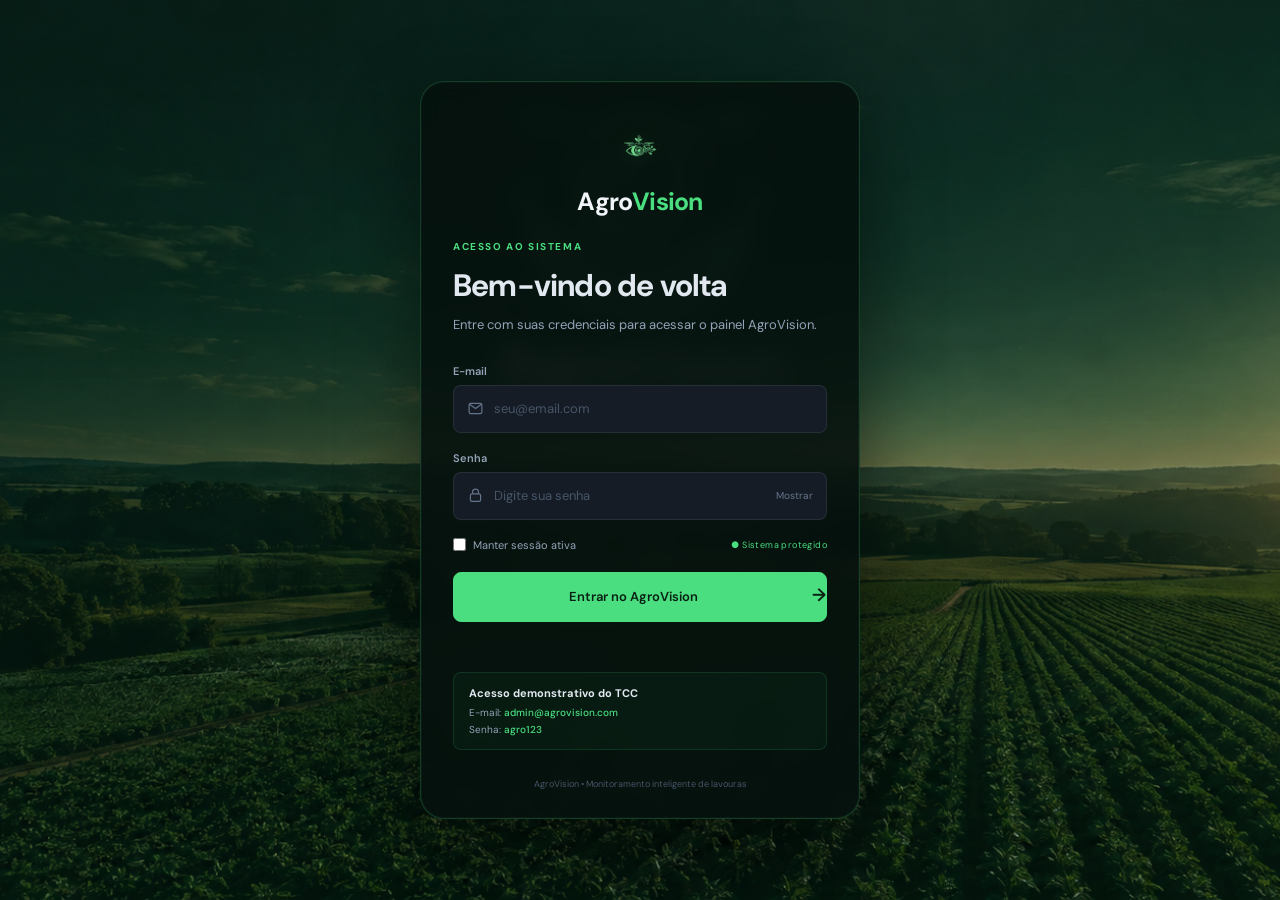
<file: login.html>
<!DOCTYPE html>
<html lang="pt-BR">

<head>
  <meta charset="UTF-8">
  <meta name="viewport" content="width=device-width, initial-scale=1.0">
  <title>AgroVision — Login</title>
  <link rel="preconnect" href="https://fonts.googleapis.com">
  <link
    href="https://fonts.googleapis.com/css2?family=Inter:wght@300;400;500;600;700&family=DM+Sans:wght@300;400;500;600;700&display=swap"
    rel="stylesheet">
  <link rel="stylesheet" href="login.css">
</head>

<body>
  <main class="login-page">
    <section class="login-visual">
      <div class="visual-overlay"></div>
    </section>

    <section class="login-panel">
      <div class="login-card">
        <div class="login-brand">
          <img src="logo.png" alt="Logo AgroVision">
          <span>Agro<span>Vision</span></span>
        </div>
        <span class="section-tag">ACESSO AO SISTEMA</span>
        <h2>Bem-vindo de volta</h2>
        <p class="subtitle">Entre com suas credenciais para acessar o painel AgroVision.</p>

        <form id="login-form">
          <label for="email">E-mail</label>
          <div class="input-wrap">
            <svg viewBox="0 0 20 20" aria-hidden="true">
              <rect x="2.5" y="4" width="15" height="12" rx="2"></rect>
              <path d="m3 5 7 5 7-5"></path>
            </svg>
            <input id="email" type="email" placeholder="seu@email.com" autocomplete="username" required>
          </div>

          <label for="password">Senha</label>
          <div class="input-wrap">
            <svg viewBox="0 0 20 20" aria-hidden="true">
              <rect x="4" y="8" width="12" height="9" rx="2"></rect>
              <path d="M6.5 8V6a3.5 3.5 0 0 1 7 0v2"></path>
            </svg>
            <input id="password" type="password" placeholder="Digite sua senha" autocomplete="current-password"
              required>
            <button type="button" class="show-password" id="toggle-password">Mostrar</button>
          </div>

          <div class="form-row">
            <label class="remember"><input type="checkbox" id="remember"> <span>Manter sessão ativa</span></label>
            <span class="security">● Sistema protegido</span>
          </div>

          <button class="login-button" type="submit">Entrar no AgroVision <span>→</span></button>
          <p class="error-message" id="login-error"></p>
        </form>

        <div class="demo-box">
          <strong>Acesso demonstrativo do TCC</strong>
          <span>E-mail: <b>admin@agrovision.com</b></span>
          <span>Senha: <b>agro123</b></span>
        </div>
        <p class="footer-note">AgroVision • Monitoramento inteligente de lavouras</p>
      </div>
    </section>
  </main>
  <script>
    if (localStorage.getItem('agrovision_logged_in') === 'true' || sessionStorage.getItem('agrovision_logged_in') === 'true') {
      window.location.replace('index.html');
    }
    const form = document.getElementById('login-form');
    const error = document.getElementById('login-error');
    document.getElementById('toggle-password').addEventListener('click', function () {
      const input = document.getElementById('password');
      const visible = input.type === 'text';
      input.type = visible ? 'password' : 'text';
      this.textContent = visible ? 'Mostrar' : 'Ocultar';
    });
    form.addEventListener('submit', function (e) {
      e.preventDefault();
      const email = document.getElementById('email').value.trim().toLowerCase();
      const password = document.getElementById('password').value;
      if (email === 'admin@agrovision.com' && password === 'agro123') {
        localStorage.removeItem('agrovision_logged_in');
        sessionStorage.removeItem('agrovision_logged_in');

        const storage = document.getElementById('remember').checked ? localStorage : sessionStorage;
        storage.setItem('agrovision_logged_in', 'true');

        window.location.href = 'permissao.html';
      } else {
        error.textContent = 'E-mail ou senha incorretos. Verifique as credenciais e tente novamente.';
      }
    });
  </script>
</body>

</html>
</file>
<file: login.css>
/* ══════════════════════════════════════════════
   AGROVISION — Login / Permissões
   Mantém a identidade visual do dashboard
   ══════════════════════════════════════════════ */
:root {
  --bg: #0d1117;
  --panel: #151c25;
  --panel2: #1a2332;
  --border: rgba(255, 255, 255, .08);
  --green: #4ade80;
  --green2: #22c55e;
  --text: #e2e8f0;
  --muted: #94a3b8;
  --dim: #64748b;
}

* {
  box-sizing: border-box;
  margin: 0;
  padding: 0
}

body {
  font-family: 'DM Sans', 'Inter', sans-serif;
  background: var(--bg);
  color: var(--text);
  min-height: 100vh
}

.login-page {
  min-height: 100vh;
  width: 100%;
  display: flex;
  align-items: center;
  justify-content: center;
  background-image: url('login-fundo.png');
  background-size: cover;
  background-position: center center;
  background-repeat: no-repeat;
  position: relative;
  overflow: hidden
}

.login-visual {
  position: absolute;
  inset: 0;
  pointer-events: none;
  background: transparent
}

.login-visual:before {
  display: none
}

.visual-overlay {
  display: none
}

.brand,
.visual-content,
.visual-status {
  position: relative;
  z-index: 1
}

.brand {
  display: flex;
  align-items: center;
  gap: 12px;
  font-size: 25px;
  font-weight: 700
}

.brand img {
  height: 64px;
  width: auto;
  object-fit: contain
}

.visual-content {
  max-width: 620px;
  margin-top: auto;
  margin-bottom: auto
}

.eyebrow,
.section-tag {
  font-size: 10px;
  letter-spacing: 1.6px;
  font-weight: 700;
  color: var(--green)
}

.visual-content h1 {
  font-size: clamp(42px, 5vw, 70px);
  line-height: 1.03;
  letter-spacing: -2.5px;
  margin: 18px 0
}

.visual-content h1 strong {
  color: var(--green)
}

.visual-content p {
  font-size: 15px;
  line-height: 1.7;
  color: var(--muted);
  max-width: 560px
}

.visual-status {
  font-size: 11px;
  color: var(--muted);
  display: flex;
  align-items: center;
  gap: 8px
}

.visual-status span {
  width: 7px;
  height: 7px;
  border-radius: 50%;
  background: var(--green);
  box-shadow: 0 0 9px var(--green)
}

.login-panel {
  position: relative;
  z-index: 2;
  width: 100%;
  min-height: 100vh;
  display: flex;
  align-items: center;
  justify-content: center;
  padding: 40px 24px;
  background: transparent
}

.login-card {
  width: min(440px, 100%);
  padding: 30px 32px 28px;
  background: rgba(5, 17, 13, .88);
  border: 1px solid rgba(74, 222, 128, .22);
  border-radius: 24px;
  box-shadow: 0 24px 80px rgba(0, 0, 0, .48), 0 0 0 1px rgba(255, 255, 255, .025) inset;
  backdrop-filter: blur(12px);
  -webkit-backdrop-filter: blur(12px)
}

.login-brand {
  display: flex;
  flex-direction: column;
  align-items: center;
  justify-content: center;
  gap: 5px;
  margin-bottom: 20px;
  text-align: center
}

.login-brand img {
  width: 72px;
  height: 72px;
  object-fit: contain;
  filter: drop-shadow(0 0 12px rgba(74, 222, 128, .16))
}

.login-brand span {
  font-size: 25px;
  line-height: 1;
  font-weight: 700;
  letter-spacing: -.8px;
  color: #f1f5f9
}

.login-brand span span {
  color: var(--green)
}

.login-card h2 {
  font-size: 31px;
  letter-spacing: -.8px;
  margin-top: 10px
}

.subtitle {
  font-size: 13px;
  line-height: 1.6;
  color: var(--muted);
  margin: 9px 0 28px
}

.login-card form {
  display: flex;
  flex-direction: column
}

.login-card label {
  font-size: 11px;
  font-weight: 600;
  color: var(--muted);
  margin: 0 0 7px
}

.input-wrap {
  height: 48px;
  border: 1px solid var(--border);
  background: var(--panel);
  border-radius: 8px;
  display: flex;
  align-items: center;
  padding: 0 13px;
  margin-bottom: 18px;
  transition: .2s
}

.input-wrap:focus-within {
  border-color: rgba(74, 222, 128, .55);
  box-shadow: 0 0 0 3px rgba(74, 222, 128, .06)
}

.input-wrap svg {
  width: 17px;
  height: 17px;
  fill: none;
  stroke: var(--dim);
  stroke-width: 1.4;
  flex-shrink: 0
}

.input-wrap input {
  border: 0;
  outline: 0;
  background: transparent;
  color: var(--text);
  font: inherit;
  font-size: 13px;
  width: 100%;
  padding: 0 10px
}

.input-wrap input::placeholder {
  color: #475569
}

.show-password {
  border: 0;
  background: transparent;
  color: var(--dim);
  font: inherit;
  font-size: 10px;
  cursor: pointer
}

.show-password:hover {
  color: var(--green)
}

.form-row {
  display: flex;
  justify-content: space-between;
  align-items: center;
  margin: 0 0 20px
}

.login-card .remember {
  display: flex;
  align-items: center;
  gap: 7px;
  margin: 0;
  font-size: 11px;
  color: var(--muted);
  font-weight: 400;
  cursor: pointer
}

.remember input,
.consent input {
  accent-color: var(--green)
}

.security {
  font-size: 9px;
  color: var(--green);
  letter-spacing: .4px
}

.login-button {
  width: 100%;
  height: 50px;
  border: 1px solid var(--green);
  border-radius: 8px;
  background: var(--green);
  color: #092012;
  font: 600 13px 'DM Sans', sans-serif;
  cursor: pointer;
  transition: .2s
}

.login-button:hover:not(:disabled) {
  background: #63eb8c;
  transform: translateY(-1px)
}

.login-button:disabled {
  opacity: .4;
  cursor: not-allowed
}

.login-button span {
  float: right;
  font-size: 18px;
  line-height: 14px
}

.error-message {
  min-height: 18px;
  color: #f87171;
  font-size: 11px;
  margin-top: 10px
}

.demo-box {
  margin-top: 22px;
  padding: 13px 15px;
  background: rgba(74, 222, 128, .045);
  border: 1px solid rgba(74, 222, 128, .13);
  border-radius: 8px;
  display: flex;
  flex-direction: column;
  gap: 4px;
  color: var(--muted);
  font-size: 10px
}

.demo-box strong {
  color: var(--text);
  font-size: 11px;
  margin-bottom: 2px
}

.demo-box b {
  color: var(--green);
  font-weight: 500
}

.footer-note {
  text-align: center;
  color: #475569;
  font-size: 9px;
  margin-top: 28px
}

.permission-card {
  padding-top: 0
}

.permission-icon {
  width: 54px;
  height: 54px;
  border-radius: 14px;
  background: rgba(74, 222, 128, .08);
  border: 1px solid rgba(74, 222, 128, .16);
  display: flex;
  align-items: center;
  justify-content: center;
  margin-bottom: 22px
}

.permission-icon svg {
  width: 28px;
  height: 28px;
  fill: none;
  stroke: var(--green);
  stroke-width: 1.5;
  stroke-linecap: round;
  stroke-linejoin: round
}

.permission-list {
  display: flex;
  flex-direction: column;
  gap: 8px;
  margin-bottom: 18px
}

.permission-item {
  display: grid;
  grid-template-columns: 30px 1fr auto;
  align-items: center;
  gap: 10px;
  padding: 13px;
  background: var(--panel);
  border: 1px solid var(--border);
  border-radius: 8px
}

.permission-item-icon {
  width: 28px;
  height: 28px;
  display: flex;
  align-items: center;
  justify-content: center;
  border-radius: 7px;
  background: rgba(74, 222, 128, .08);
  color: var(--green);
  font-size: 14px
}

.permission-item strong {
  display: block;
  font-size: 11px;
  color: var(--text);
  margin-bottom: 3px
}

.permission-item div span {
  display: block;
  font-size: 9px;
  color: var(--dim)
}

.permission-ok {
  font-size: 8px;
  letter-spacing: .5px;
  color: var(--green);
  font-weight: 700
}

.consent {
  display: flex;
  gap: 9px;
  align-items: flex-start;
  margin: 16px 0 18px;
  color: var(--muted);
  font-size: 10px;
  line-height: 1.5
}

.consent input {
  margin-top: 2px;
  flex-shrink: 0
}

.back-button {
  width: 100%;
  border: 0;
  background: transparent;
  color: var(--dim);
  font: 500 11px 'DM Sans', sans-serif;
  padding: 13px;
  cursor: pointer
}

.back-button:hover {
  color: var(--text)
}

.permission-message {
  min-height: 18px;
  color: #fbbf24;
  font-size: 10px;
  text-align: center;
  margin-top: 2px
}

@media(max-width:850px) {
  .login-visual {
    display: none
  }

  .login-panel {
    padding: 24px;
    min-height: 100vh
  }

  .login-card {
    max-width: 450px
  }
}

@media(max-width:480px) {
  .login-panel {
    padding: 20px
  }

  .login-card {
    padding: 5px
  }

  .login-brand {
    display: flex;
    flex-direction: column;
    align-items: center;
    justify-content: center;
    gap: 5px;
    margin-bottom: 20px;
    text-align: center
  }

  .login-brand img {
    width: 72px;
    height: 72px;
    object-fit: contain;
    filter: drop-shadow(0 0 12px rgba(74, 222, 128, .16))
  }

  .login-brand span {
    font-size: 25px;
    line-height: 1;
    font-weight: 700;
    letter-spacing: -.8px;
    color: #f1f5f9
  }

  .login-brand span span {
    color: var(--green)
  }

  .login-card h2 {
    font-size: 27px
  }

  .permission-item {
    grid-template-columns: 30px 1fr
  }

  .permission-ok {
    display: none
  }
}
</file>
